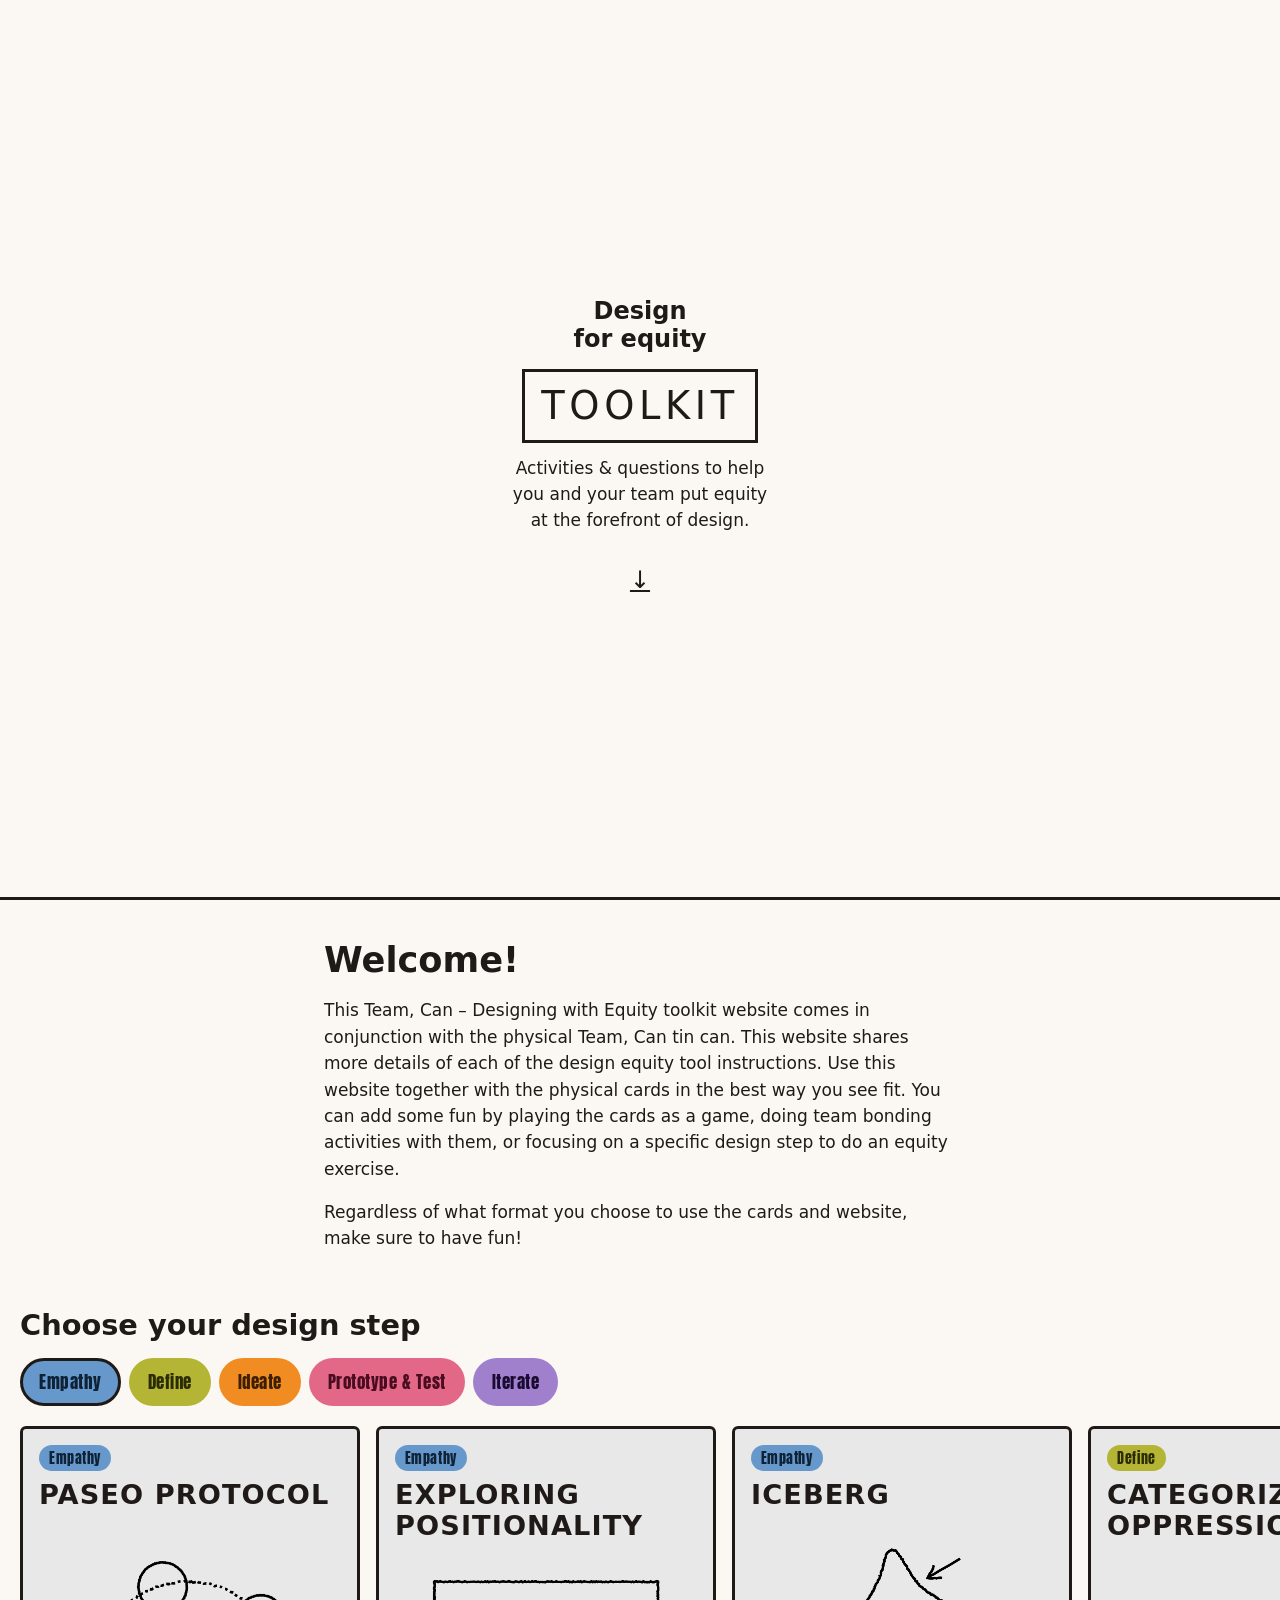
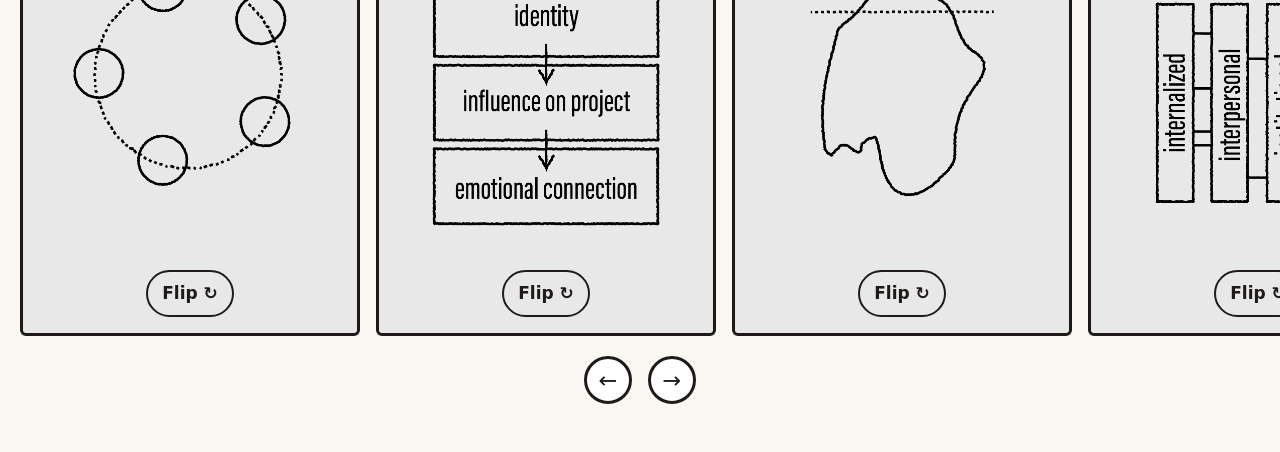
<file: index.html>
<!doctype html>
<html lang="en">
<head>
  <meta charset="utf-8">
  <meta name="viewport" content="width=device-width, initial-scale=1">
  <title>Design for Equity Toolkit</title>
  <meta name="description" content="Activities and questions to help you and your team put equity at the forefront of design.">
  <link rel="stylesheet" href="css/style.css">
</head>
<body>
  <a class="skip" href="#cards">Skip to the cards</a>

  <header class="cover">
    <h1><span class="for">Design</span><span class="for">for equity</span></h1>
    <div><span class="boxed">TOOLKIT</span></div>
    <p>Activities &amp; questions to help you and your team put equity at the forefront of design.</p>
    <a href="#welcome" aria-label="Scroll down to the welcome section">↓</a>
  </header>

  <section class="welcome" id="welcome">
    <h2>Welcome!</h2>
    <p>This Team, Can – Designing with Equity toolkit website comes in conjunction with the physical Team, Can tin can. This website shares more details of each of the design equity tool instructions. Use this website together with the physical cards in the best way you see fit. You can add some fun by playing the cards as a game, doing team bonding activities with them, or focusing on a specific design step to do an equity exercise.</p>
    <p>Regardless of what format you choose to use the cards and website, make sure to have fun!</p>
  </section>

  <main class="choose" id="cards">
    <h2>Choose your design step</h2>
    <div class="tabs" role="tablist" aria-label="Design steps" id="tabs"></div>
    <div class="row" id="row" tabindex="0" aria-label="Activity cards. Scroll sideways to browse."></div>
    <div class="nav">
      <button class="arrow" id="prev" aria-label="Previous card">←</button>
      <button class="arrow" id="next" aria-label="Next card">→</button>
    </div>
  </main>

  <script src="js/cards-data.js"></script>
  <script src="js/shared.js"></script>
  <script src="js/landing.js"></script>
</body>
</html>
</file>
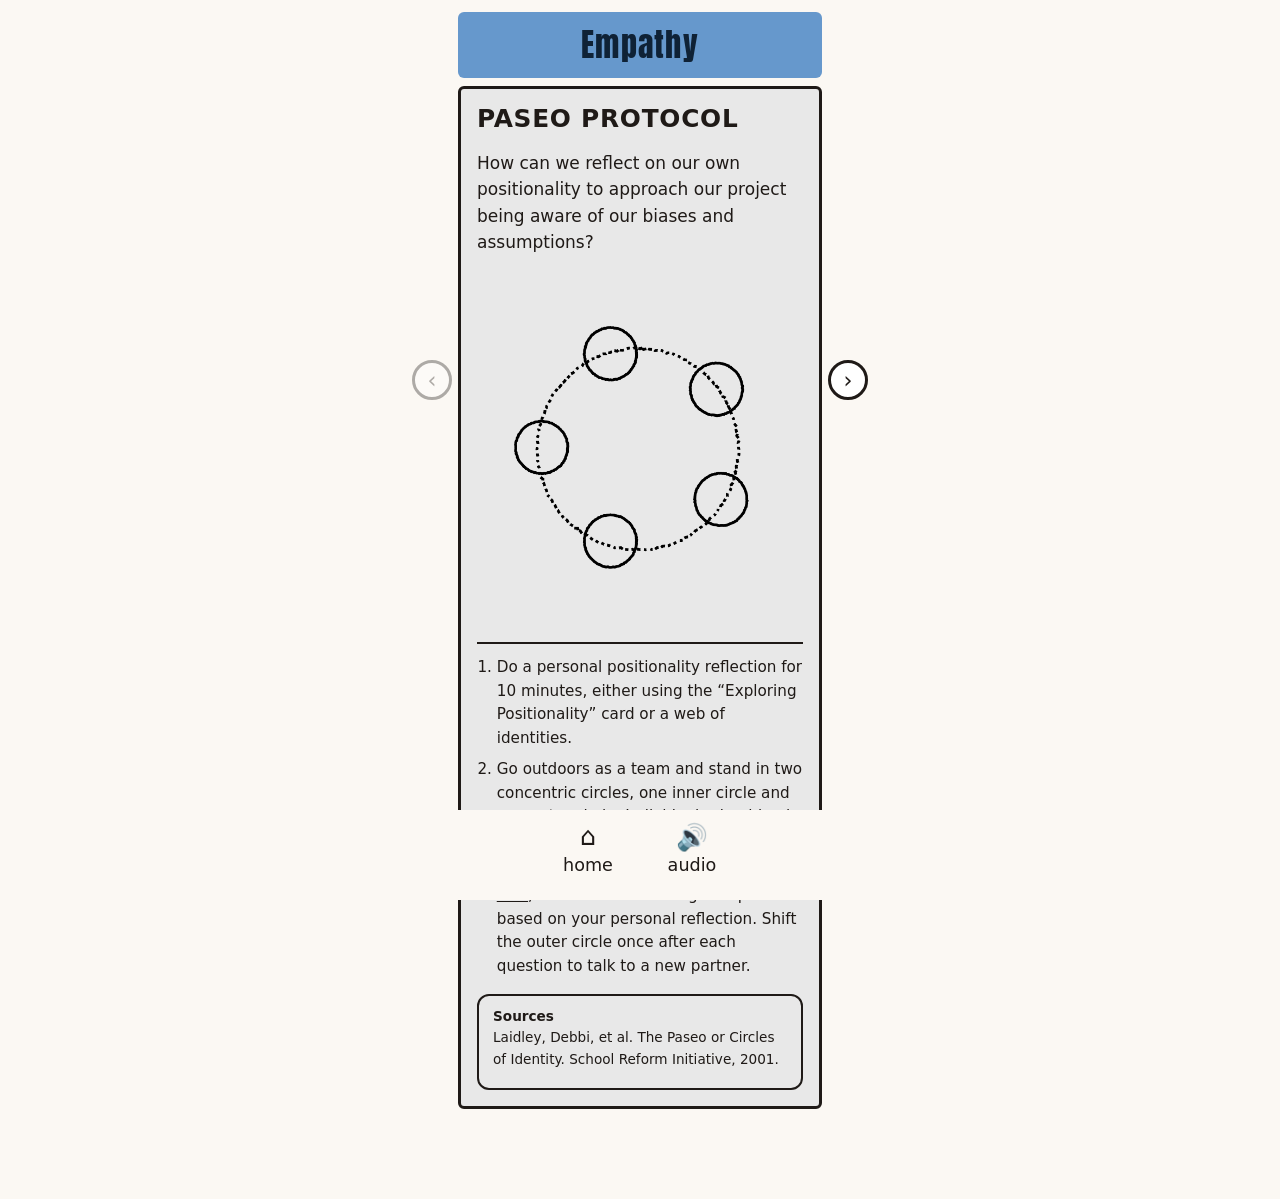
<file: card.html>
<!doctype html>
<html lang="en">
<head>
  <meta charset="utf-8">
  <meta name="viewport" content="width=device-width, initial-scale=1">
  <title>Toolkit card</title>
  <link rel="stylesheet" href="css/style.css">
</head>
<body>
  <div class="page">
    <div class="stage">
      <button class="arrow" id="prev" aria-label="Previous card">‹</button>
      <div class="col">
        <div class="phase" id="phase" aria-live="polite"></div>
        <article class="sheet" id="sheet"></article>
      </div>
      <button class="arrow" id="next" aria-label="Next card">›</button>
    </div>
    <nav class="bar" aria-label="Card tools">
      <a href="index.html#cards"><span class="ico" aria-hidden="true">⌂</span>home</a>
      <button id="audio" aria-pressed="false"><span class="ico" aria-hidden="true">🔊</span><span id="audioLabel">audio</span></button>
    </nav>
  </div>
  <script src="js/cards-data.js"></script>
  <script src="js/shared.js"></script>
  <script src="js/card.js"></script>
</body>
</html>
</file>
<file: css/style.css>
/* ---------- Tokens: change colors/fonts here ---------- */
:root {
  --paper: #fbf8f3;
  --ink: #1f1a17;
  --card: #e8e8e8;
  --line: #1f1a17;
  /* Handwriting font slot: after Calligraphr, add the file to /fonts and
     uncomment the @font-face below, then it applies to headings. */
  --font-hand: system-ui, -apple-system, "Segoe UI", Roboto, "Helvetica Neue", Arial, sans-serif;  /* temporary sans-serif; swap for your font later */
  --font-phase: Impact, "Anton", "Haettenschweiler", "Arial Narrow Bold", sans-serif;  /* design process names */
  --font-body: system-ui, -apple-system, "Segoe UI", Roboto, sans-serif;
}
/* Fallback for devices without Impact (e.g. most Android phones): Anton, a free look-alike */
@font-face { font-family: "Anton"; src: url("../fonts/anton.woff2") format("woff2"); font-display: swap; }
/*
@font-face { font-family: "MyHand"; src: url("../fonts/myhand.woff2") format("woff2"); font-display: swap; }
*/

* { box-sizing: border-box; }
html { scroll-behavior: smooth; }
body { margin: 0; background: var(--paper); color: var(--ink); font-family: var(--font-body); font-size: 1.0625rem; line-height: 1.55; }
h1, h2, h3 { font-family: var(--font-hand); line-height: 1.15; margin: 0; }
button { font: inherit; color: inherit; cursor: pointer; }
:focus-visible { outline: 3px solid #1f1a17; outline-offset: 3px; }
.sr-only { position: absolute; width: 1px; height: 1px; overflow: hidden; clip: rect(0 0 0 0); white-space: nowrap; }
.skip { position: absolute; left: -999px; } .skip:focus { left: 8px; top: 8px; background: #fff; padding: 8px; z-index: 10; }

/* ---------- Landing: cover ---------- */
.cover { min-height: 100svh; display: grid; place-content: center; text-align: center; padding: 24px; border-bottom: 3px solid var(--line); }
.cover h1 { font-size: clamp(3rem, 16vw, 5.5rem); }
.cover .for { font-size: 1.5rem; display: block; }
.cover .boxed { display: inline-block; border: 3px solid var(--line); padding: 4px 16px; margin: 16px 0 12px; font-size: 2.4rem; letter-spacing: .12em; }
.cover p { max-width: 24ch; margin: 0 auto; }
.cover a { display: inline-block; margin-top: 28px; font-size: 1.5rem; color: inherit; }

/* ---------- Landing: welcome ---------- */
.welcome { padding: 40px 20px 24px; max-width: 42rem; margin: 0 auto; }
.welcome h2 { font-size: 2.2rem; margin-bottom: 8px; }

/* ---------- Phase tabs ---------- */
.choose { padding: 16px 0 48px; }
.choose > h2 { font-size: 1.8rem; padding: 0 20px 12px; }
.tabs { display: flex; gap: 8px; overflow-x: auto; padding: 4px 20px 12px; scrollbar-width: none; }
.tabs::-webkit-scrollbar { display: none; }
.tab { font-family: var(--font-phase); font-weight: 400; letter-spacing: .03em; font-size: 1.05rem; flex: none; border: 3px solid transparent; border-radius: 999px; padding: 8px 16px; min-height: 44px; }
.tab[aria-selected="true"] { border-color: var(--ink); }

/* ---------- Card row ---------- */
.row { display: flex; gap: 16px; overflow-x: auto; scroll-snap-type: x mandatory; padding: 8px 20px 20px; scrollbar-width: none; }
.row::-webkit-scrollbar { display: none; }
.slide { flex: none; width: min(78vw, 340px); scroll-snap-align: center; }
.card { position: relative; aspect-ratio: 2 / 3; perspective: 1200px; }
.inner { position: absolute; inset: 0; transition: transform .6s; transform-style: preserve-3d; }
.card.flipped .inner { transform: rotateY(180deg); }
.face { position: absolute; inset: 0; backface-visibility: hidden; -webkit-backface-visibility: hidden; background: var(--card); border: 3px solid var(--line); border-radius: 6px; padding: 16px; overflow-y: auto; display: flex; flex-direction: column; }
.face.back { transform: rotateY(180deg); }
.badge { align-self: flex-start; font-family: var(--font-phase); font-size: .9rem; font-weight: 400; letter-spacing: .04em; border-radius: 999px; padding: 2px 10px; margin-bottom: 8px; }
.face h3 { font-size: 1.7rem; text-transform: uppercase; letter-spacing: .04em; }
.face img { width: 100%; height: auto; margin: 12px 0; }
.front .flipbtn { margin: auto auto 0; align-self: center; }
.flipbtn { background: var(--card); border: 2px solid var(--ink); border-radius: 999px; padding: 8px 14px; font-weight: 700; min-height: 44px; align-self: flex-start; }
.question { margin: 6px 0 0; font-size: .95rem; }
.steps { padding-left: 1.3em; margin: 12px 0; font-size: .95rem; }
.steps li { margin-bottom: 8px; }
.face.back { overflow: hidden; }
.scrollbox { flex: 1; min-height: 0; overflow-y: auto; margin: 8px 0; padding-right: 4px; border-bottom: 2px solid rgba(0,0,0,.15); }
.backfoot { display: flex; align-items: center; justify-content: space-between; gap: 8px; flex: none; }
.opens { margin: 0; font-size: .95rem; }
.opens a { color: inherit; font-weight: 700; }
.nav { display: flex; justify-content: center; gap: 16px; align-items: center; }
.arrow { width: 48px; height: 48px; border-radius: 50%; border: 3px solid var(--ink); background: #fff; font-size: 1.4rem; line-height: 1; }
.arrow:disabled { opacity: .35; cursor: default; }

/* ---------- NFC / single card page ---------- */
.page { max-width: 30rem; margin: 0 auto; min-height: 100svh; display: flex; flex-direction: column; padding: 12px 12px 0; }
.phase { font-family: var(--font-phase); font-weight: 400; letter-spacing: .04em; text-align: center; font-size: 2rem; padding: 8px 0; margin-bottom: 8px; border-radius: 6px; }
.stage { display: flex; align-items: stretch; gap: 6px; flex: 1; }
.stage .arrow { align-self: flex-start; position: sticky; top: 40vh; flex: none; width: 40px; height: 40px; }
.col { flex: 1; min-width: 0; display: flex; flex-direction: column; }
.sheet { flex: 1; min-width: 0; background: var(--card); border: 3px solid var(--line); border-radius: 6px; padding: 16px; }
.sheet h1 { font-size: 1.55rem; text-transform: uppercase; letter-spacing: .03em; overflow-wrap: anywhere; }
.sheet img { width: 100%; height: auto; margin: 12px 0; }
.sheet hr { border: 0; border-top: 2px solid var(--line); margin: 12px 0; }
.sheet h2 { font-size: 1.3rem; margin: 16px 0 4px; }
.cites { border: 2px solid var(--ink); border-radius: 12px; padding: 10px 14px; font-size: .85rem; margin-top: 16px; }
.cites p { margin: 0 0 8px; }
.bar { display: flex; justify-content: center; gap: 40px; padding: 14px 0 20px; position: sticky; bottom: 0; background: var(--paper); }
.bar a, .bar button { background: none; border: 0; display: grid; justify-items: center; gap: 2px; text-decoration: none; color: inherit; font-family: var(--font-hand); font-size: 1.1rem; min-width: 64px; min-height: 52px; }
.bar .ico { font-size: 1.6rem; line-height: 1; }
.bar button[aria-pressed="true"] { text-decoration: underline; }

/* ---------- Respect reduced motion ---------- */
@media (prefers-reduced-motion: reduce) {
  html { scroll-behavior: auto; }
  .inner { transition: none; }
}

.substeps { margin: 6px 0 0; padding-left: 1.3em; }
.substeps li { margin-bottom: 4px; }
.steps a, .sheet a { color: inherit; font-weight: 700; }
</file>
